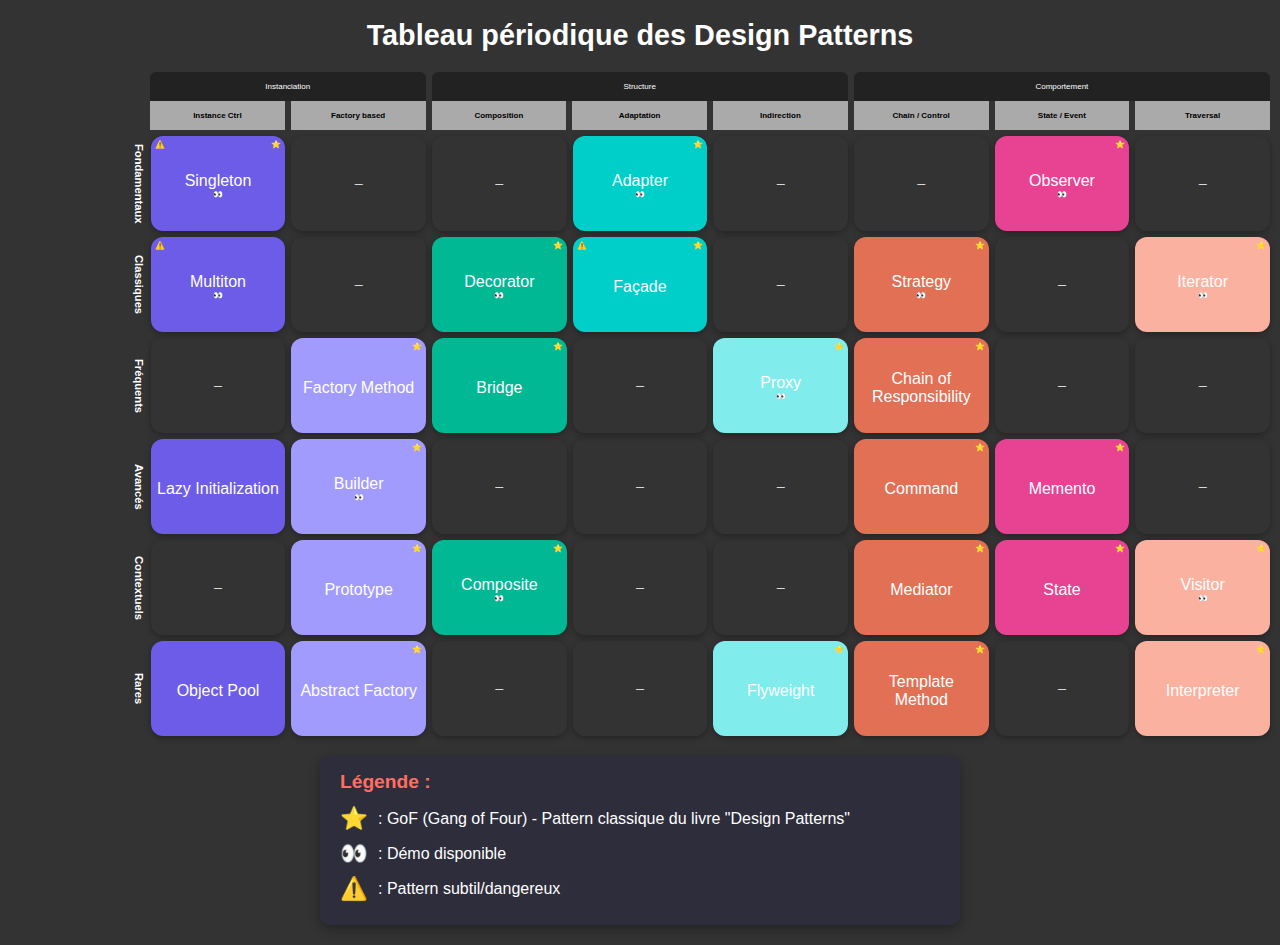
<file: src/index.html>
<!DOCTYPE html>
<html lang="fr">
<head>
  <meta charset="UTF-8">
  <meta name="viewport" content="width=device-width, initial-scale=1.0">

  <title>Tableau périodique des Design Patterns</title>
  <link rel="stylesheet" href="styles.css">

  <style>

  </style>
</head>
<body>
  <h1>Tableau périodique des Design Patterns</h1>

  <div class="super-header-wrapper">
    <div></div>
    <div class="super-header">
      <div style="grid-column: span 2">Instanciation</div>
      <div style="grid-column: span 3">Structure</div>
      <div style="grid-column: span 3">Comportement</div>
    </div>
  </div>

  <div class="header-wrapper">
    <div></div>
    <div class="header">
      <div>Instance Ctrl</div>
      <div>Factory based</div>
      <div>Composition</div>
      <div>Adaptation</div>
      <div>Indirection</div>
      <div>Chain / Control</div>
      <div>State / Event</div>
      <div>Traversal</div>
    </div>
  </div>

  <div id="pattern-table"></div>

  <div class="legend">
    <h3>Légende :</h3>
    <ul>
      <li><span class="legend-icon">⭐</span> : GoF (Gang of Four) - Pattern classique du livre "Design Patterns"</li>
      <li><span class="legend-icon">👀</span> : Démo disponible</li>
      <li><span class="legend-icon">⚠️</span> : Pattern subtil/dangereux</li>
    </ul>
  </div>

  <div class="popup-overlay" id="popup-overlay">
    <div class="popup">
      <div class="popup-close" onclick="document.getElementById('popup-overlay').style.display='none'">×</div>
      <h2 id="popup-title">Titre</h2>
      <p id="popup-description">Description ici...</p>
    </div>
  </div>

  <script src="application.js"></script>
  <script>
    const table = new DesignPatternTable("#pattern-table", "patterns.json");
    table.load();

    function showPopup(title, description) {
      document.getElementById("popup-title").textContent = title;
      document.getElementById("popup-description").textContent = description;
      document.getElementById("popup-overlay").style.display = "flex";
    }
  </script>
</body>
</html>
</file>
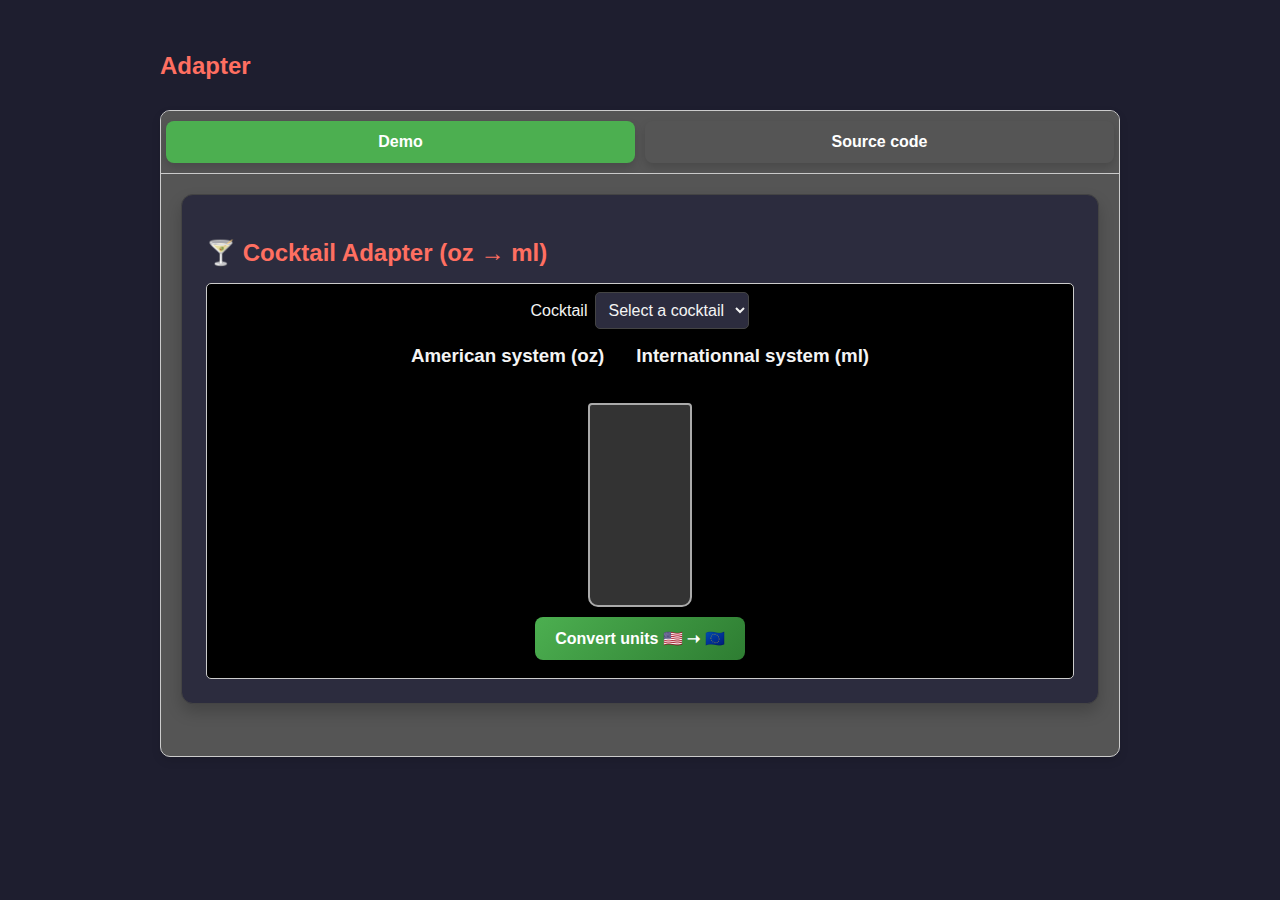
<file: src/examples/adapter/index.html>
<!DOCTYPE html>
<html lang="fr">

<head>
    <meta charset="UTF-8">
    <meta name="viewport" content="width=device-width, initial-scale=1.0">
    <title>Exercices de Code</title>
    <link rel="stylesheet" href="../assets/prism/prism.css">

    <link rel="stylesheet" href="../../styles.css">
    <link rel="stylesheet" href="../assets/styles.css">
    <link rel="stylesheet" href="./styles.css">
</head>

<body>

    <div class="container">
        <h2>Adapter</h2>
        <div class="tabs">
            <div class="tab-buttons">
                <button class="tab-button active" data-tab="tab1">Demo</button>
                <button class="tab-button" data-tab="tab2">Source code</button>
            </div>
            <div class="tab-panels">
                <div class="tab-panel active content" id="tab1">
                    <h2>🍸 Cocktail Adapter (oz → ml)</h2>
                    <p>

                    </p>
                    <div id="demo">
                        <div class="panel">
                            <div
                                style="display: flex; flex-direction: column; justify-content: center; align-items: center;">


                                <label>
                                    Cocktail
                                    <select id="cocktail-select">
                                        <option disabled selected>Select a cocktail</option>
                                    </select>
                                </label>


                                <div class="columns">
                                    <div>
                                        <h3>American system (oz)</h3>
                                        <div id="original-data"></div>
                                    </div>
                                    <div>
                                        <h3>Internationnal system (ml)</h3>
                                        <div id="adapted-data"></div>
                                    </div>
                                </div>

                                <div id="glass-container">
                                    <div id="glass" class="glass"></div>
                                </div>

                                <button id="adapt-btn">Convert units 🇺🇸 ➝ 🇪🇺</button>
                            </div>
                        </div>
                    </div>
                    <div>

                    </div>
                </div>
                <div class="tab-panel content" id="tab2">
                    <pre><code class="language-js" id="code"></code></pre>
                </div>
            </div>
        </div>
    </div>






    <script src="../assets/prism/prism.js"></script>
    <script src="../assets/ux.js"></script>
    <script src="app.js"></script>
    <script>
        document.addEventListener('DOMContentLoaded', async () => {
            await fetch('app.js')
                .then(response => response.text())
                .then(data => {
                    document.getElementById('code').textContent = data;
                    Prism.highlightAll();
                });
        });
    </script>

</body>

</html>
</file>
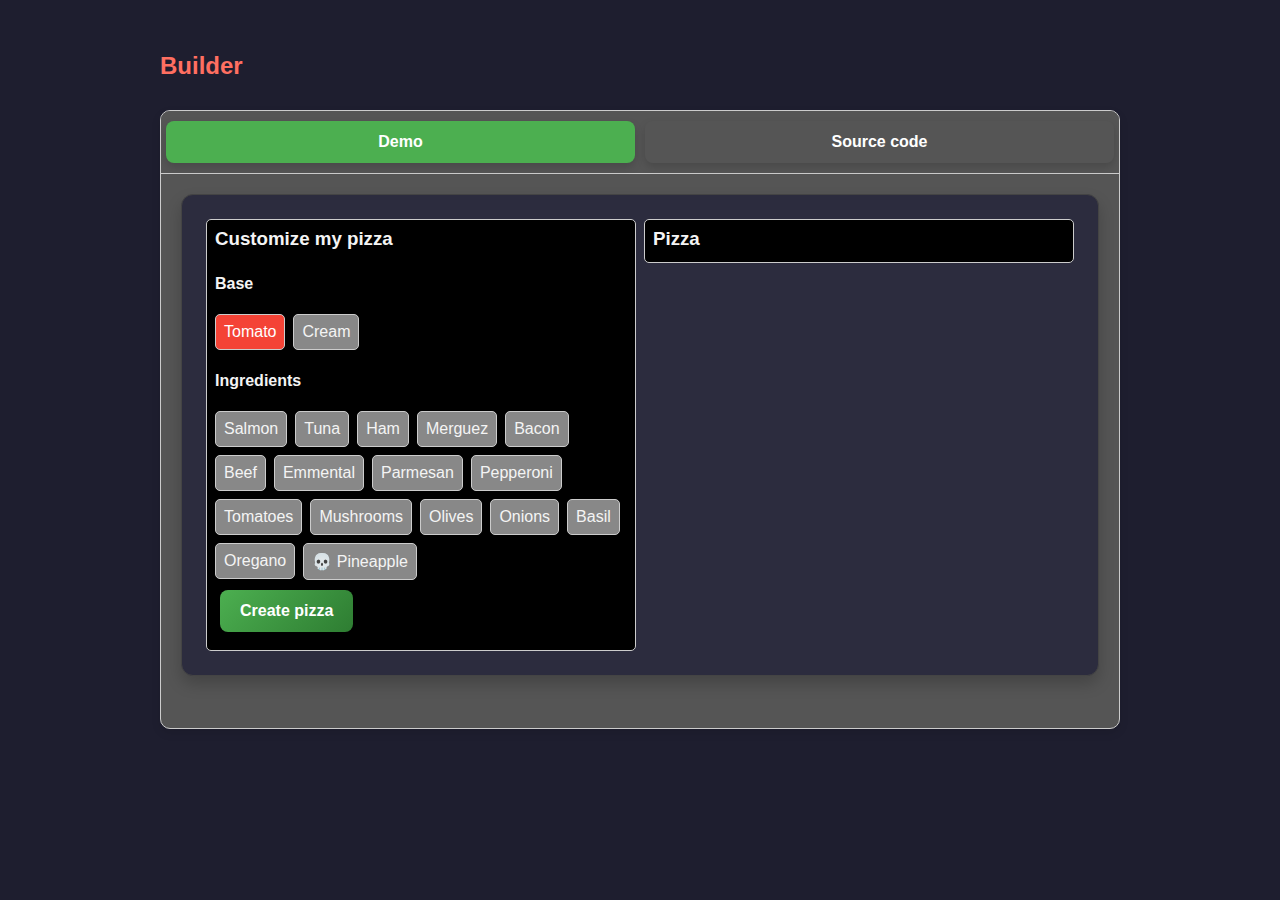
<file: src/examples/builder/index.html>
<!DOCTYPE html>
<html lang="fr">

<head>
    <meta charset="UTF-8">
    <meta name="viewport" content="width=device-width, initial-scale=1.0">
    <title>Exercices de Code</title>
    <link rel="stylesheet" href="../assets/prism/prism.css">

    <link rel="stylesheet" href="../../styles.css">
    <link rel="stylesheet" href="../assets/styles.css">
    <link rel="stylesheet" href="./styles.css">
</head>
<body>

<div class="container">
    <h2>Builder</h2>
    <div class="tabs">
        <div class="tab-buttons">
            <button class="tab-button active" data-tab="tab1">Demo</button>
            <button class="tab-button" data-tab="tab2">Source code</button>
        </div>
        <div class="tab-panels">
            <div class="tab-panel active content" id="tab1">
                <div id="demo">
                    <div class="panel">
                        <h3>Customize my pizza</h3>

                        <h4>Base</h4>
                        <div id="base">

                            <label class="base"><input value="tomato" type="radio" name="base" checked/><span>Tomato</span></label>
                            <label class="base"><input value="cream" type="radio" name="base"/><span>Cream</span></label>
                        </div>

                        <h4>Ingredients</h4>
                        <div id="ingredients">
                            <label class="ingredient"><input value="salmon" type="checkbox"/><span>Salmon</span></label>
                            <label class="ingredient"><input value="tuna" type="checkbox"/><span>Tuna</span></label>
                            <label class="ingredient"><input value="ham" type="checkbox"/><span>Ham</span></label>
                            <label class="ingredient"><input value="merguez" type="checkbox"/><span>Merguez</span></label>
                            <label class="ingredient"><input value="bacon" type="checkbox"/><span>Bacon</span></label>
                            <label class="ingredient"><input value="beef" type="checkbox"/><span>Beef</span></label>

                            <label class="ingredient"><input value="emmental" type="checkbox"/><span>Emmental</span></label>
                            <label class="ingredient"><input value="parmesan" type="checkbox"/><span>Parmesan</span></label>

                            <label class="ingredient"><input value="pepperoni" type="checkbox"/><span>Pepperoni</span></label>
                            <label class="ingredient"><input value="tomatoes" type="checkbox"/><span>Tomatoes</span></label>
                            <label class="ingredient"><input value="mushrooms" type="checkbox"/><span>Mushrooms</span></label>
                            <label class="ingredient"><input value="olives" type="checkbox"/><span>Olives</span></label>
                            <label class="ingredient"><input value="onions" type="checkbox"/><span>Onions</span></label>

                            <label class="ingredient"><input value="basil" type="checkbox"/><span>Basil</span></label>
                            <label class="ingredient"><input value="oregano" type="checkbox"/><span>Oregano</span></label>
                            <label class="ingredient"><input value="pineapple" type="checkbox"/><span>💀 Pineapple</span></label>
                        </div>
                        <div>
                            <button id="createPizza">Create pizza</button>
                        </div>
                    </div>
                    <div class= "panel">
                        <h3>Pizza</h3>
                        <div id="steps"></div>


                        <div id="pizza-illustration">
                            <div class="pizza__base">
                                <div id="pizza"></div>
                            </div>
                        </div>

                    </div>
                </div>
            </div>
            <div class="tab-panel content" id="tab2">
                <pre><code class="language-js" id="code"></code></pre>
            </div>
        </div>
    </div>
</div>






<script src="../assets/prism/prism.js"></script>
<script src="../assets/ux.js"></script>
<script src="app.js"></script>
<script>
    document.addEventListener('DOMContentLoaded', async() => {
        await fetch('app.js')
            .then(response => response.text())
            .then(data => {
                document.getElementById('code').textContent = data;
                Prism.highlightAll();
            });
    });
</script>

</body>
</html>
</file>
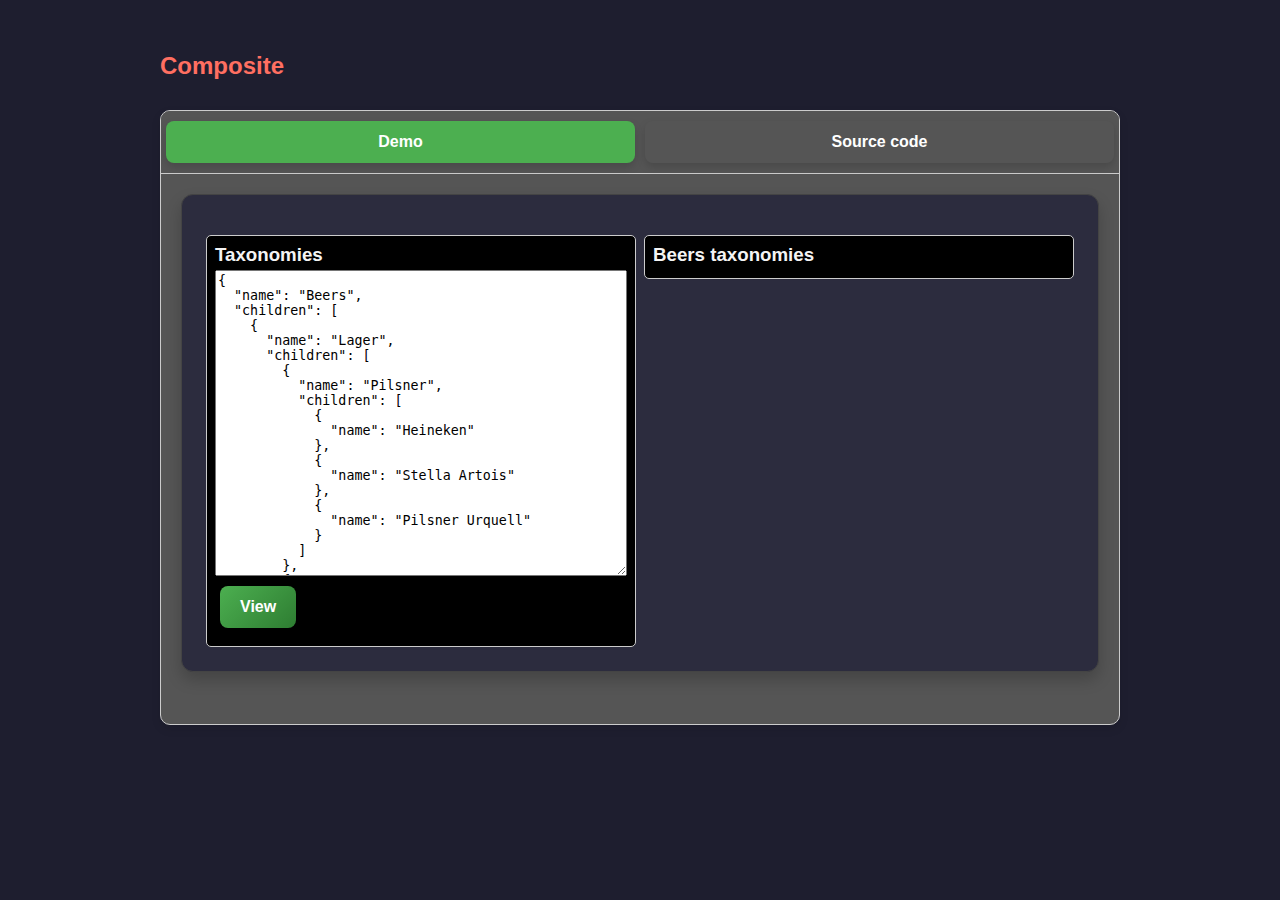
<file: src/examples/composite/index.html>
<!DOCTYPE html>
<html lang="fr">

<head>
    <meta charset="UTF-8">
    <meta name="viewport" content="width=device-width, initial-scale=1.0">
    <title>Exercices de Code</title>
    <link rel="stylesheet" href="../assets/prism/prism.css">

    <link rel="stylesheet" href="../../styles.css">
    <link rel="stylesheet" href="../assets/styles.css">
    <link rel="stylesheet" href="./styles.css">
</head>
<body>

<div class="container">
    <h2>Composite</h2>
    <div class="tabs">
        <div class="tab-buttons">
            <button class="tab-button active" data-tab="tab1">Demo</button>
            <button class="tab-button" data-tab="tab2">Source code</button>
        </div>
        <div class="tab-panels">
            <div class="tab-panel active content" id="tab1">
                <p>

                </p>
                <div id="demo">
                    <div class="panel">
                        <h3>Taxonomies</h3>
                        <div style="display: flex; flex-direction: column">
                            <textarea id="beer-json" rows="20"></textarea>

                            <div class="triggers">
                                <button id="build-tree">View</button>
                            </div>
                        </div>
                    </div>
                    <div class="panel">
                        <h3>Beers taxonomies</h3>
                        <div id="beer-tree"></div>
                    </div>
                </div>
                <div>

                </div>
            </div>
            <div class="tab-panel content" id="tab2">
                <pre><code class="language-js" id="code"></code></pre>
            </div>
        </div>
    </div>
</div>






<script src="../assets/prism/prism.js"></script>
<script src="../assets/ux.js"></script>
<script src="app.js"></script>
<script>
    document.addEventListener('DOMContentLoaded', async() => {
        await fetch('app.js')
            .then(response => response.text())
            .then(data => {
                document.getElementById('code').textContent = data;
                Prism.highlightAll();
            });
    });
</script>

</body>
</html>
</file>
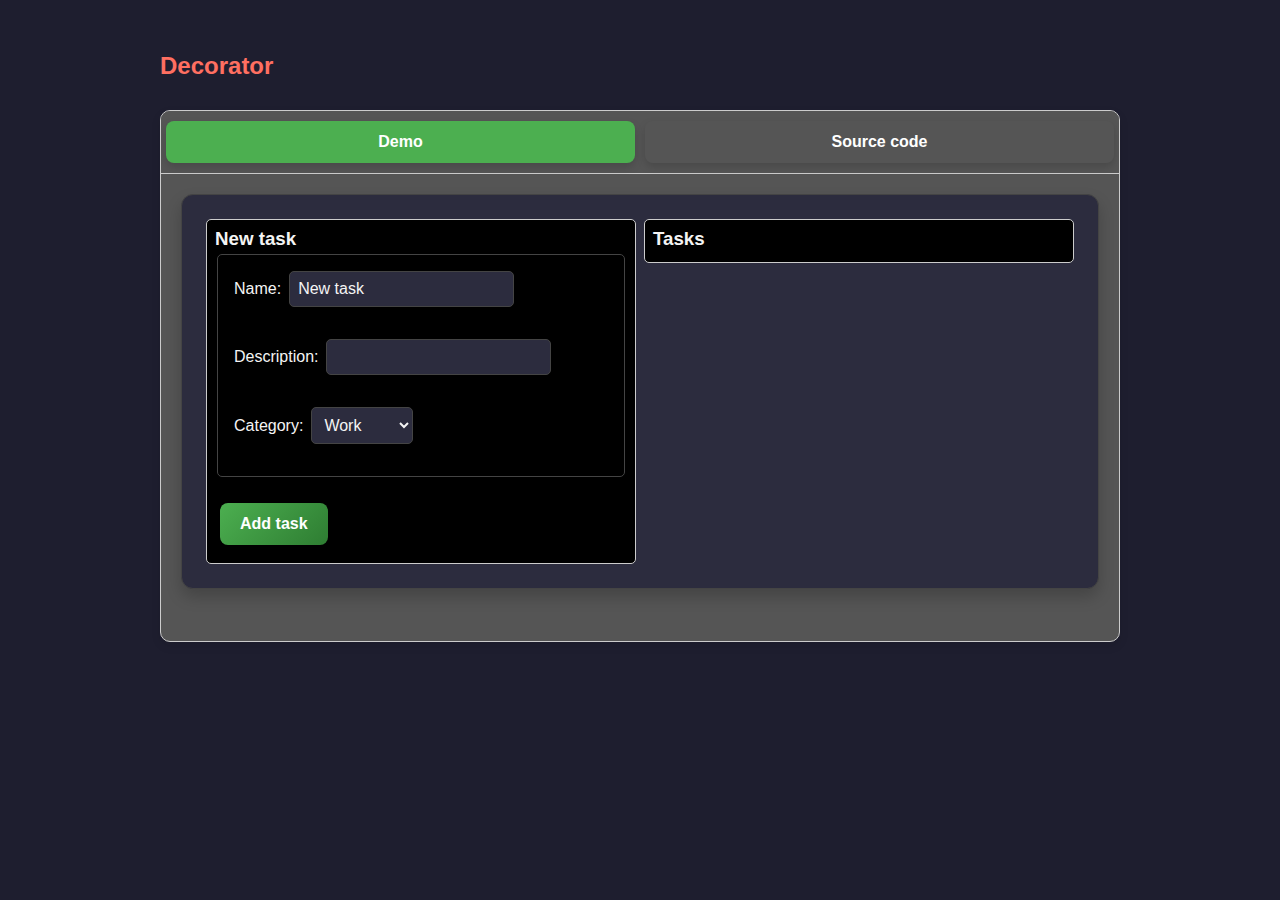
<file: src/examples/decorator/index.html>
<!DOCTYPE html>
<html lang="fr">

<head>
    <meta charset="UTF-8">
    <meta name="viewport" content="width=device-width, initial-scale=1.0">
    <title>Exercices de Code</title>
    <link rel="stylesheet" href="../assets/prism/prism.css">

    <link rel="stylesheet" href="../../styles.css">
    <link rel="stylesheet" href="../assets/styles.css">
    <link rel="stylesheet" href="./styles.css">
</head>
<body>

<div class="container">
    <h2>Decorator</h2>
    <div class="tabs">
        <div class="tab-buttons">
            <button class="tab-button active" data-tab="tab1">Demo</button>
            <button class="tab-button" data-tab="tab2">Source code</button>
        </div>
        <div class="tab-panels">
            <div class="tab-panel active content" id="tab1">
                <div id="demo">
                    <div class="panel">
                        <h3>New task</h3>
                        <div>
                            <form id="task-form">
                                <fieldset>
                                    <label>
                                        <span>Name: </span>
                                        <input type="text" id="task-title" value="New task" onfocus="this.select()">
                                    </label>
                                    <label>
                                        <span>Description: </span>
                                        <input type="text" id="task-description">
                                    </label>
                                    <label>
                                        <span>Category: </span>
                                        <select id="task-category">
                                            <option value="work">Work</option>
                                            <option value="home">Home</option>
                                            <option value="personal">Personal</option>
                                            <option value="other">Other</option>
                                        </select>
                                    </label>
                                </fieldset>
                                <button id="addTask">Add task</button>
                            </form>
                        </div>
                    </div>
                    <div class= "panel">
                        <h3>Tasks</h3>
                        <div id="tasks"></div>
                    </div>
                </div>
            </div>
            <div class="tab-panel content" id="tab2">
                <pre><code class="language-js" id="code"></code></pre>
            </div>
        </div>
    </div>
</div>






<script src="../assets/prism/prism.js"></script>
<script src="../assets/ux.js"></script>
<script src="app.js"></script>
<script>
    document.addEventListener('DOMContentLoaded', async() => {
        await fetch('app.js')
            .then(response => response.text())
            .then(data => {
                document.getElementById('code').textContent = data;
                Prism.highlightAll();
            });
    });
</script>

</body>
</html>
</file>
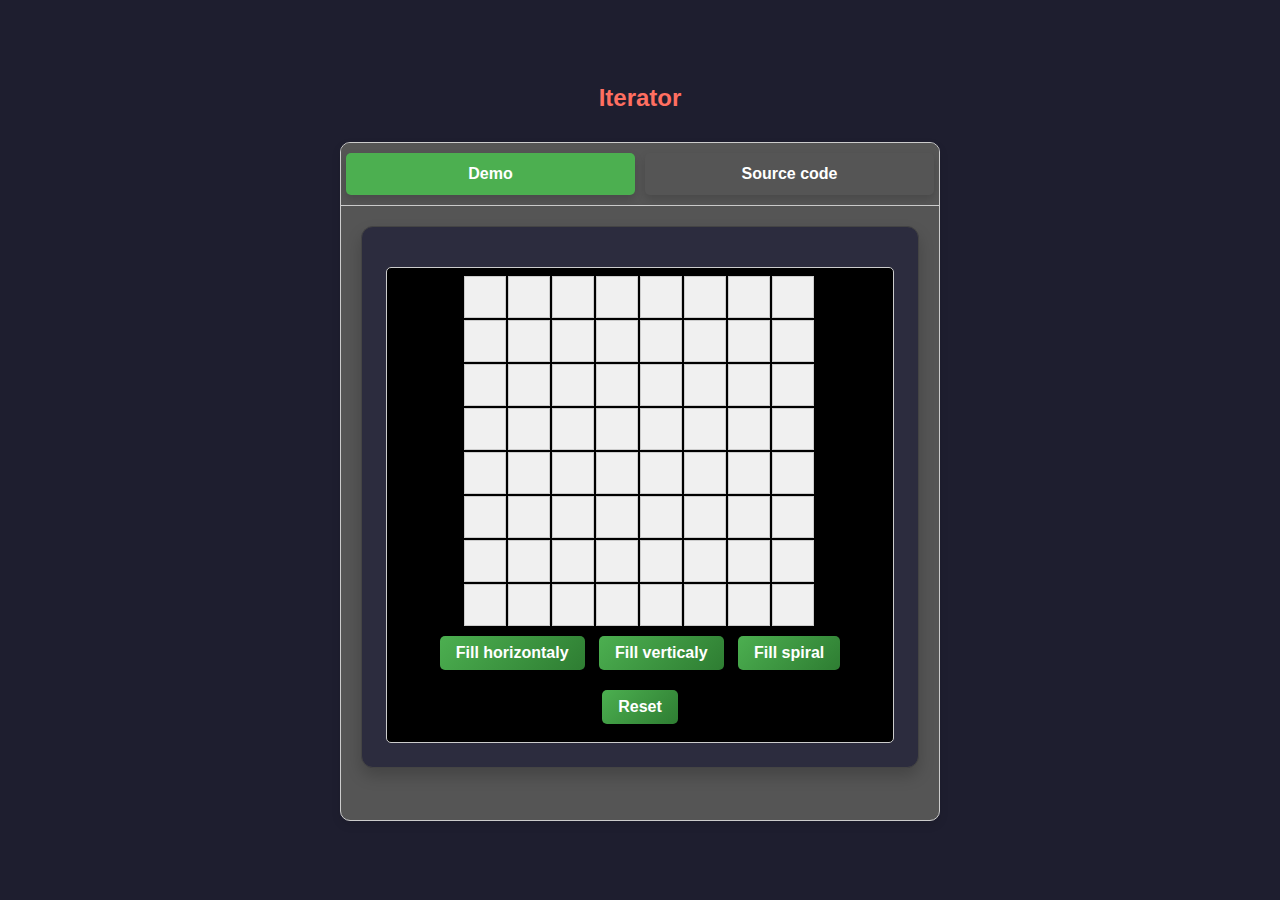
<file: src/examples/iterator/index.html>
<!DOCTYPE html>
<html lang="fr">

<head>
    <meta charset="UTF-8">
    <meta name="viewport" content="width=device-width, initial-scale=1.0">
    <title>Exercices de Code</title>
    <link rel="stylesheet" href="../assets/prism/prism.css">

    <link rel="stylesheet" href="../../styles.css">
    <link rel="stylesheet" href="../assets/styles.css">
    <link rel="stylesheet" href="./styles.css">
</head>
<body>

<div class="container">
    <h2>Iterator</h2>
    <div class="tabs">
        <div class="tab-buttons">
            <button class="tab-button active" data-tab="tab1">Demo</button>
            <button class="tab-button" data-tab="tab2">Source code</button>
        </div>
        <div class="tab-panels">
            <div class="tab-panel active content" id="tab1">
                <p>

                </p>
                <div id="demo">
                    <div class="panel">
                        <div style="display: flex; flex-direction: column; justify-content: center; align-items: center;">

                            <div id="matrix-container" class="matrix"></div>


                            <div class="triggers">
                                <button id="row-mode">Fill horizontaly</button>
                                <button id="col-mode">Fill verticaly</button>
                                <button id="fancy-mode">Fill spiral</button>
                                <button id="reset">Reset</button>
                            </div>
                        </div>
                    </div>
                 </div>
                <div>

                </div>
            </div>
            <div class="tab-panel content" id="tab2">
                <pre><code class="language-js" id="code"></code></pre>
            </div>
        </div>
    </div>
</div>






<script src="../assets/prism/prism.js"></script>
<script src="../assets/ux.js"></script>
<script src="app.js"></script>
<script>
    document.addEventListener('DOMContentLoaded', async() => {
        await fetch('app.js')
            .then(response => response.text())
            .then(data => {
                document.getElementById('code').textContent = data;
                Prism.highlightAll();
            });
    });
</script>

</body>
</html>
</file>
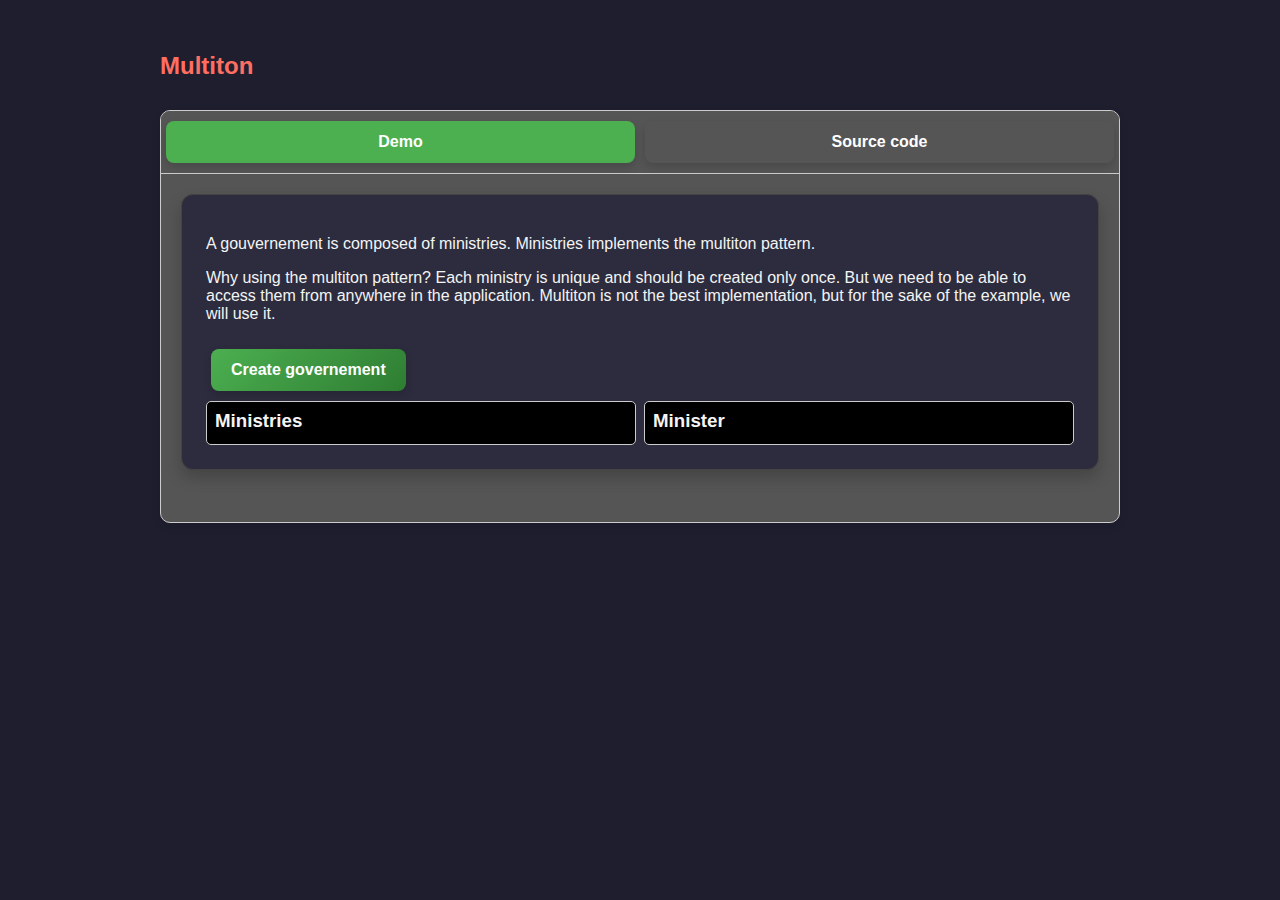
<file: src/examples/multiton/index.html>
<!DOCTYPE html>
<html lang="fr">

<head>
    <meta charset="UTF-8">
    <meta name="viewport" content="width=device-width, initial-scale=1.0">
    <title>Exercices de Code</title>
    <link rel="stylesheet" href="../assets/prism/prism.css">
    <link rel="stylesheet" href="../../styles.css">
    <link rel="stylesheet" href="../assets/styles.css">
    <link rel="stylesheet" href="./styles.css">
</head>
<body>

<div class="container">
    <h2>Multiton</h2>
    <div class="tabs">
        <div class="tab-buttons">
            <button class="tab-button active" data-tab="tab1">Demo</button>
            <button class="tab-button" data-tab="tab2">Source code</button>
        </div>
        <div class="tab-panels">
            <div class="tab-panel active content" id="tab1">
                <p>
                    A gouvernement is composed of ministries.
                    Ministries implements the multiton pattern.
                </p>
                <p>
                    Why using the multiton pattern?
                    Each ministry is unique and should be created only once. But we need to be able to access them from anywhere in the application. Multiton is not the best implementation, but for the sake of the example, we will use it.
                </p>
                <button id="createGovernmentTrigger">Create governement</button>
                <div id="demo">
                    <div class="panel">
                        <h3>Ministries</h3>
                        <div id="ministries"></div>
                    </div>
                    <div class= "panel">
                        <h3>Minister</h3>
                        <table id="minister"></table>
                    </div>
                </div>
            </div>
            <div class="tab-panel content" id="tab2">
                <pre><code class="language-js" id="code"></code></pre>
            </div>
        </div>
    </div>
</div>






<script src="../assets/prism/prism.js"></script>
<script src="../assets/ux.js"></script>
<script src="app.js"></script>
<script>
    document.addEventListener('DOMContentLoaded', async() => {
        await fetch('app.js')
            .then(response => response.text())
            .then(data => {
                document.getElementById('code').textContent = data;
                Prism.highlightAll();
            });
    });
</script>

</body>
</html>
</file>
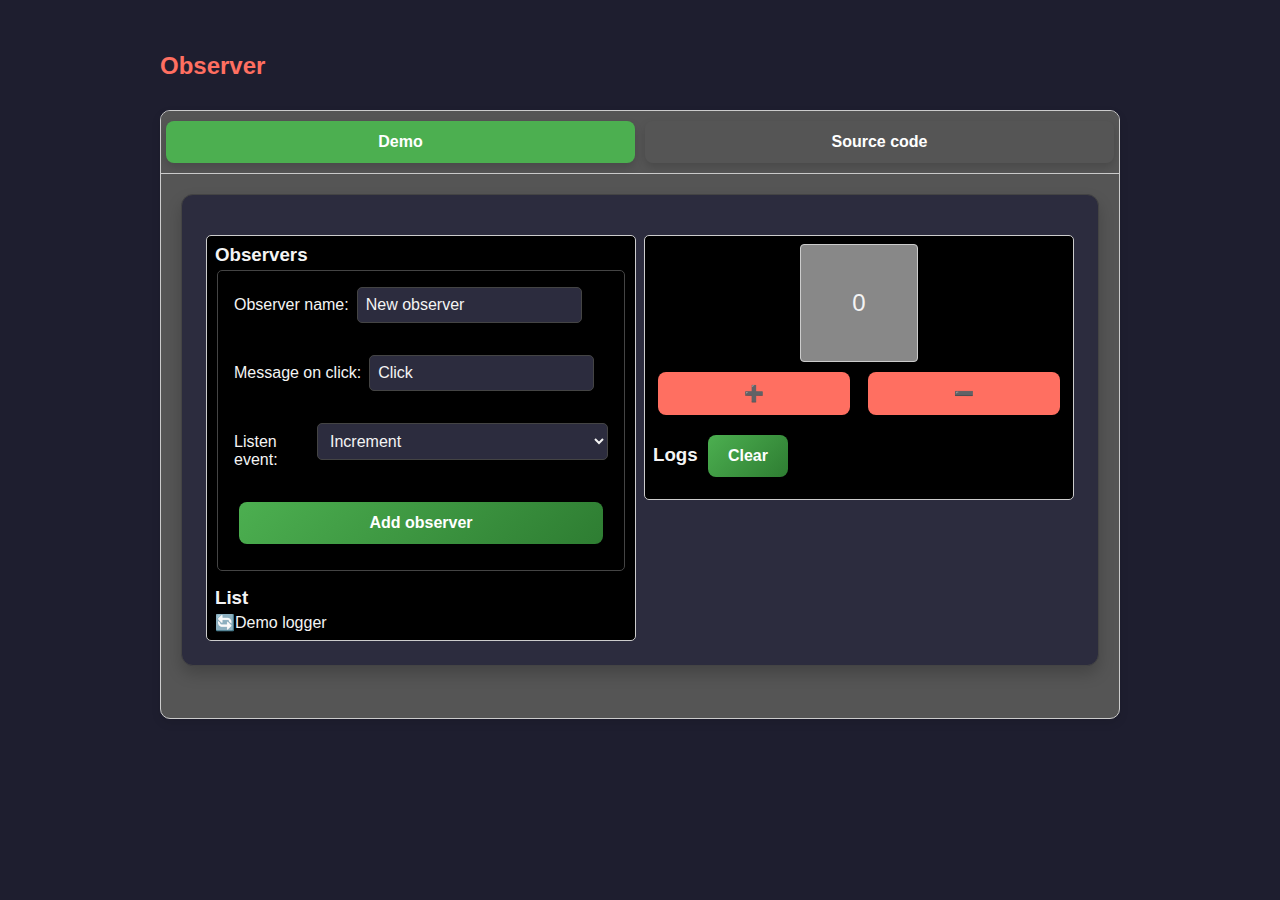
<file: src/examples/observer/index.html>
<!DOCTYPE html>
<html lang="fr">

<head>
    <meta charset="UTF-8">
    <meta name="viewport" content="width=device-width, initial-scale=1.0">
    <title>Exercices de Code</title>
    <link rel="stylesheet" href="../assets/prism/prism.css">

    <link rel="stylesheet" href="../../styles.css">
    <link rel="stylesheet" href="../assets/styles.css">
    <link rel="stylesheet" href="./styles.css">
</head>
<body>

<div class="container">
    <h2>Observer</h2>
    <div class="tabs">
        <div class="tab-buttons">
            <button class="tab-button active" data-tab="tab1">Demo</button>
            <button class="tab-button" data-tab="tab2">Source code</button>
        </div>
        <div class="tab-panels">
            <div class="tab-panel active content" id="tab1">
                <p>

                </p>
                <div id="demo">
                    <div class="panel">
                        <h3>Observers</h3>
                        <div>
                            <form id="observer-form">
                                <fieldset>
                                    <label>
                                        <span>Observer name: </span>
                                        <input type="text" id="observer-name" value="New observer" onfocus="this.select()">
                                    </label>
                                    <label>
                                        <span>Message on click: </span>
                                        <input type="text" id="observer-message" value="Click" onfocus="this.select()">
                                    </label>
                                    <label>
                                        <span>Listen event: </span>
                                        <select id="observer-event">
                                            <option value="increment">Increment</option>
                                            <option value="decrement">Decrement</option>
                                            <option value="change">Change (increment and decrement)</option>
                                        </select>

                                    </label>
                                    <button id="addTask">Add observer</button>
                                </fieldset>

                            </form>
                        </div>
                        <h3>List</h3>
                        <div id="observers"></div>
                    </div>
                    <div class= "panel">
                        <div id="container-container">
                            <span id="counter">0</span>
                        </div>
                        <div id="buttons-container">
                            <button id="incrementTrigger">➕</button>
                            <button id="decrementTrigger">➖</button>
                        </div>
                        <div>
                            <h3>Logs <button id="clearLogs">Clear</button></h3>
                            <div id="logs"></div>

                        </div>
                    </div>
                </div>
                <div>

                </div>
            </div>
            <div class="tab-panel content" id="tab2">
                <pre><code class="language-js" id="code"></code></pre>
            </div>
        </div>
    </div>
</div>






<script src="../assets/prism/prism.js"></script>
<script src="../assets/ux.js"></script>
<script src="app.js"></script>
<script>
    document.addEventListener('DOMContentLoaded', async() => {
        await fetch('app.js')
            .then(response => response.text())
            .then(data => {
                document.getElementById('code').textContent = data;
                Prism.highlightAll();
            });
    });
</script>

</body>
</html>
</file>
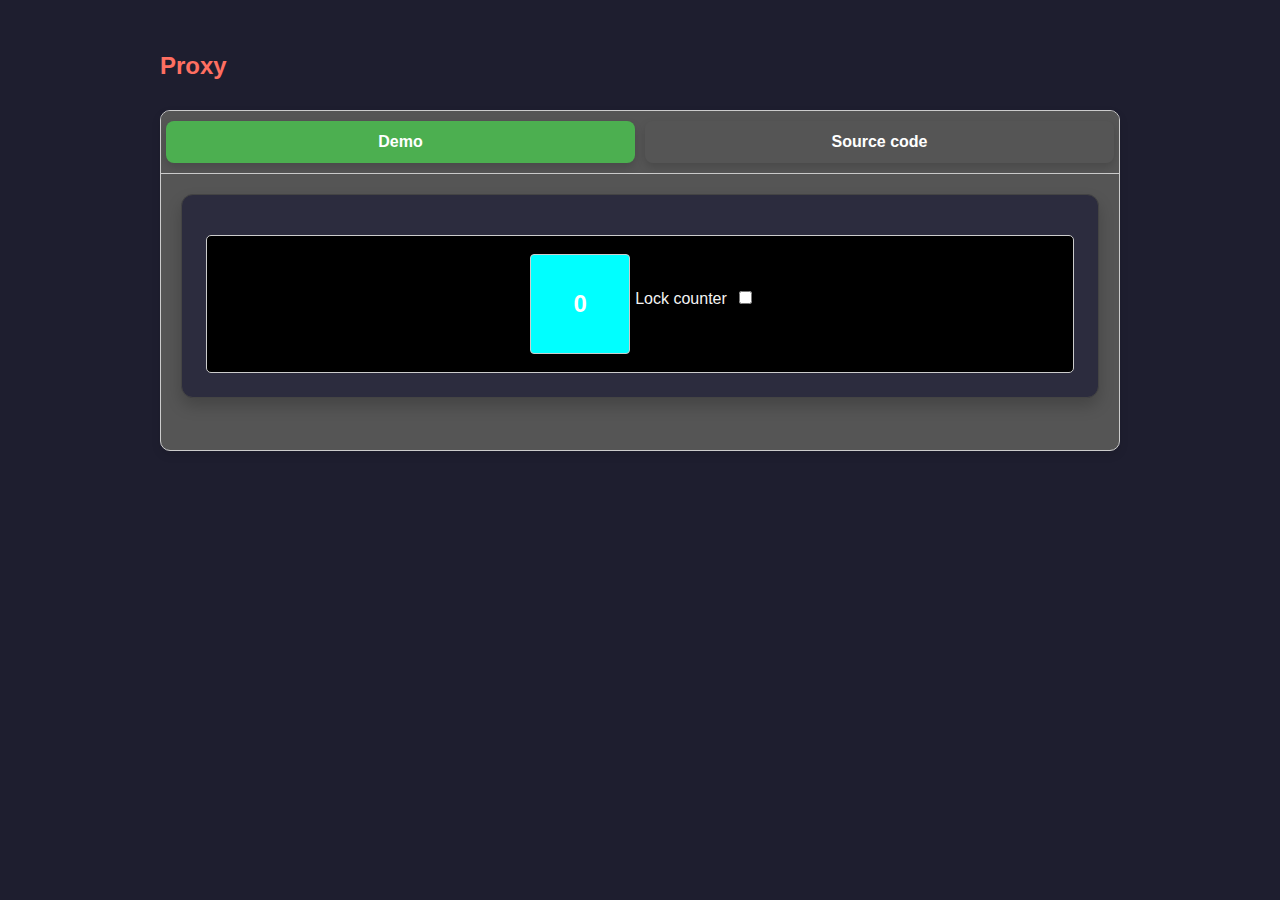
<file: src/examples/proxy/index.html>
<!DOCTYPE html>
<html lang="fr">

<head>
    <meta charset="UTF-8">
    <meta name="viewport" content="width=device-width, initial-scale=1.0">
    <title>Exercices de Code</title>
    <link rel="stylesheet" href="../assets/prism/prism.css">

    <link rel="stylesheet" href="../../styles.css">
    <link rel="stylesheet" href="../assets/styles.css">
    <link rel="stylesheet" href="./styles.css">
</head>
<body>

<div class="container">
    <h2>Proxy</h2>
    <div class="tabs">
        <div class="tab-buttons">
            <button class="tab-button active" data-tab="tab1">Demo</button>
            <button class="tab-button" data-tab="tab2">Source code</button>
        </div>
        <div class="tab-panels">
            <div class="tab-panel active content" id="tab1">
                <p>

                </p>
                <div id="demo">
                    <div class= "panel">
                        <div id="container-container">
                            <button id="counter">0</button>
                            <label>
                                Lock counter <input type="checkbox" id="lock">
                            </label>
                        </div>
                    </div>
                </div>
                <div>

                </div>
            </div>
            <div class="tab-panel content" id="tab2">
                <pre><code class="language-js" id="code"></code></pre>
            </div>
        </div>
    </div>
</div>






<script src="../assets/prism/prism.js"></script>
<script src="../assets/ux.js"></script>
<script src="app.js"></script>
<script>
    document.addEventListener('DOMContentLoaded', async() => {
        await fetch('app.js')
            .then(response => response.text())
            .then(data => {
                document.getElementById('code').textContent = data;
                Prism.highlightAll();
            });
    });
</script>

</body>
</html>
</file>
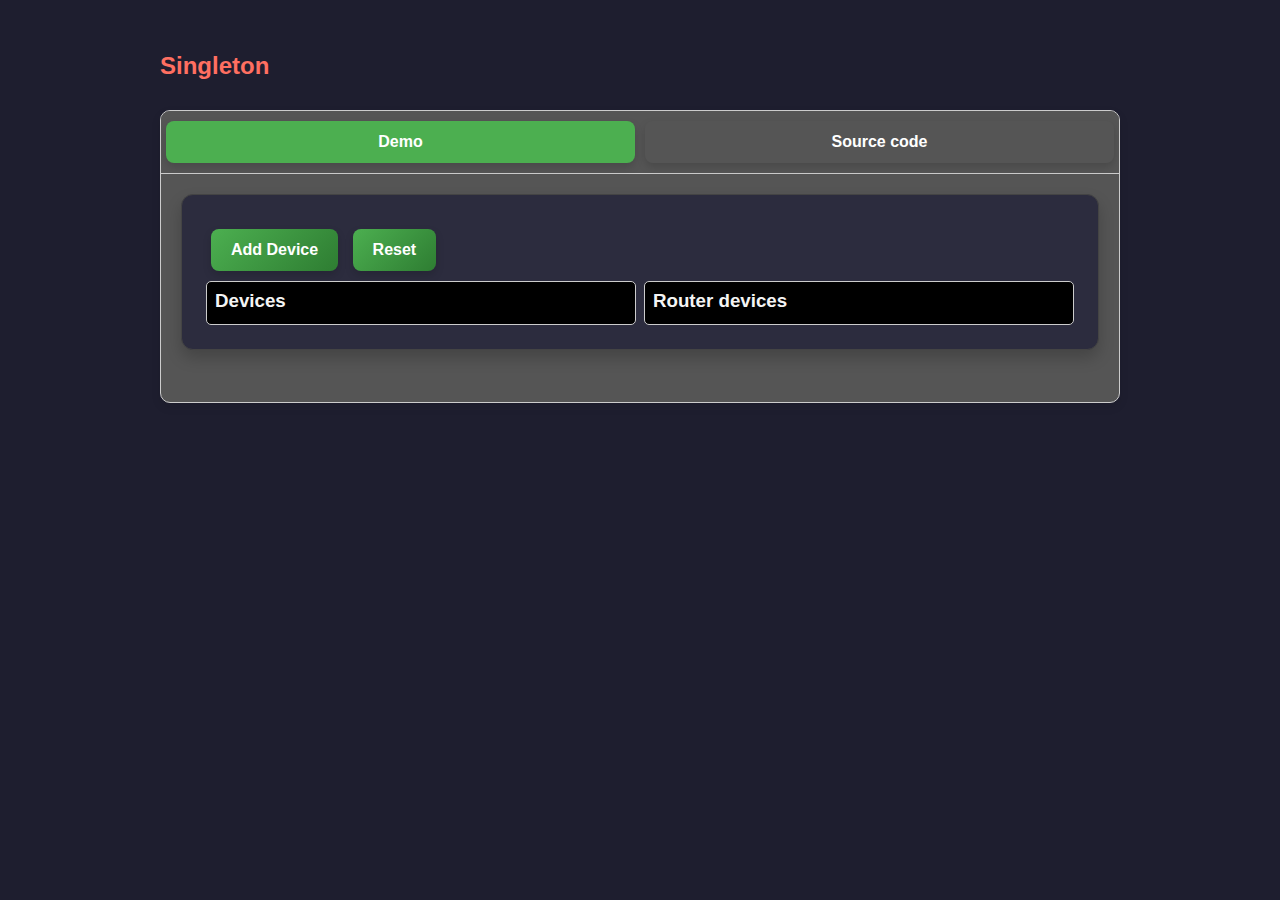
<file: src/examples/singleton/index.html>
<!DOCTYPE html>
<html lang="fr">

<head>
    <meta charset="UTF-8">
    <meta name="viewport" content="width=device-width, initial-scale=1.0">
    <title>Exercices de Code</title>
    <link rel="stylesheet" href="../assets/prism/prism.css">
    <link rel="stylesheet" href="../../styles.css">
    <link rel="stylesheet" href="../assets/styles.css">


    <style>



        #devices .device {
            padding: 10px;
            margin: 5px;
            border: 1px solid #ccc;
            border-radius: 5px;
            background-color: #f9f9f9;
            display: inline-block;
            height: 100px;
            width: 100px;
            line-height: 100px;
            text-align: center;
            color: #333;
            display: flex;
            justify-content: center;
            align-items: center;
        }

        #demo {
            display: flex;
            gap: 8px;
            flex-direction: row;
            align-items: flex-start;
        }
        .panel {
            flex: 1;
            display: flex;
            flex-direction: column;
            flex-wrap: wrap;
            border: 1px solid #ccc;
            padding: 8px;
            border-radius: 5px;
            background-color: #000;
        }

        #devices {
            display: flex;
            flex-wrap: wrap;
        }

    </style>

</head>
<body>

<div class="container">
    <h2>Singleton</h2>
    <div class="tabs">
        <div class="tab-buttons">
            <button class="tab-button active" data-tab="tab1">Demo</button>
            <button class="tab-button" data-tab="tab2">Source code</button>
        </div>
        <div class="tab-panels">
            <div class="tab-panel active content" id="tab1">
                <button id="addDeviceTrigger">Add Device</button>
                <button id="resetTrigger">Reset</button>

                <div id="demo">
                    <div class="panel">
                        <h3>Devices</h3>
                        <div id="devices"></div>
                    </div>
                    <div class= "panel">
                        <h3>Router devices</h3>
                        <table id="routerDevices"></table>
                    </div>
                </div>
            </div>
            <div class="tab-panel content" id="tab2">
                <pre><code class="language-js" id="code"></code></pre>
            </div>
        </div>
    </div>
</div>






<script src="../assets/prism/prism.js"></script>
<script src="../assets/ux.js"></script>
<script src="app.js"></script>
<script>
    document.addEventListener('DOMContentLoaded', async() => {
        await fetch('app.js')
            .then(response => response.text())
            .then(data => {
                document.getElementById('code').textContent = data;
                Prism.highlightAll();
            });
    });
</script>

</body>
</html>
</file>
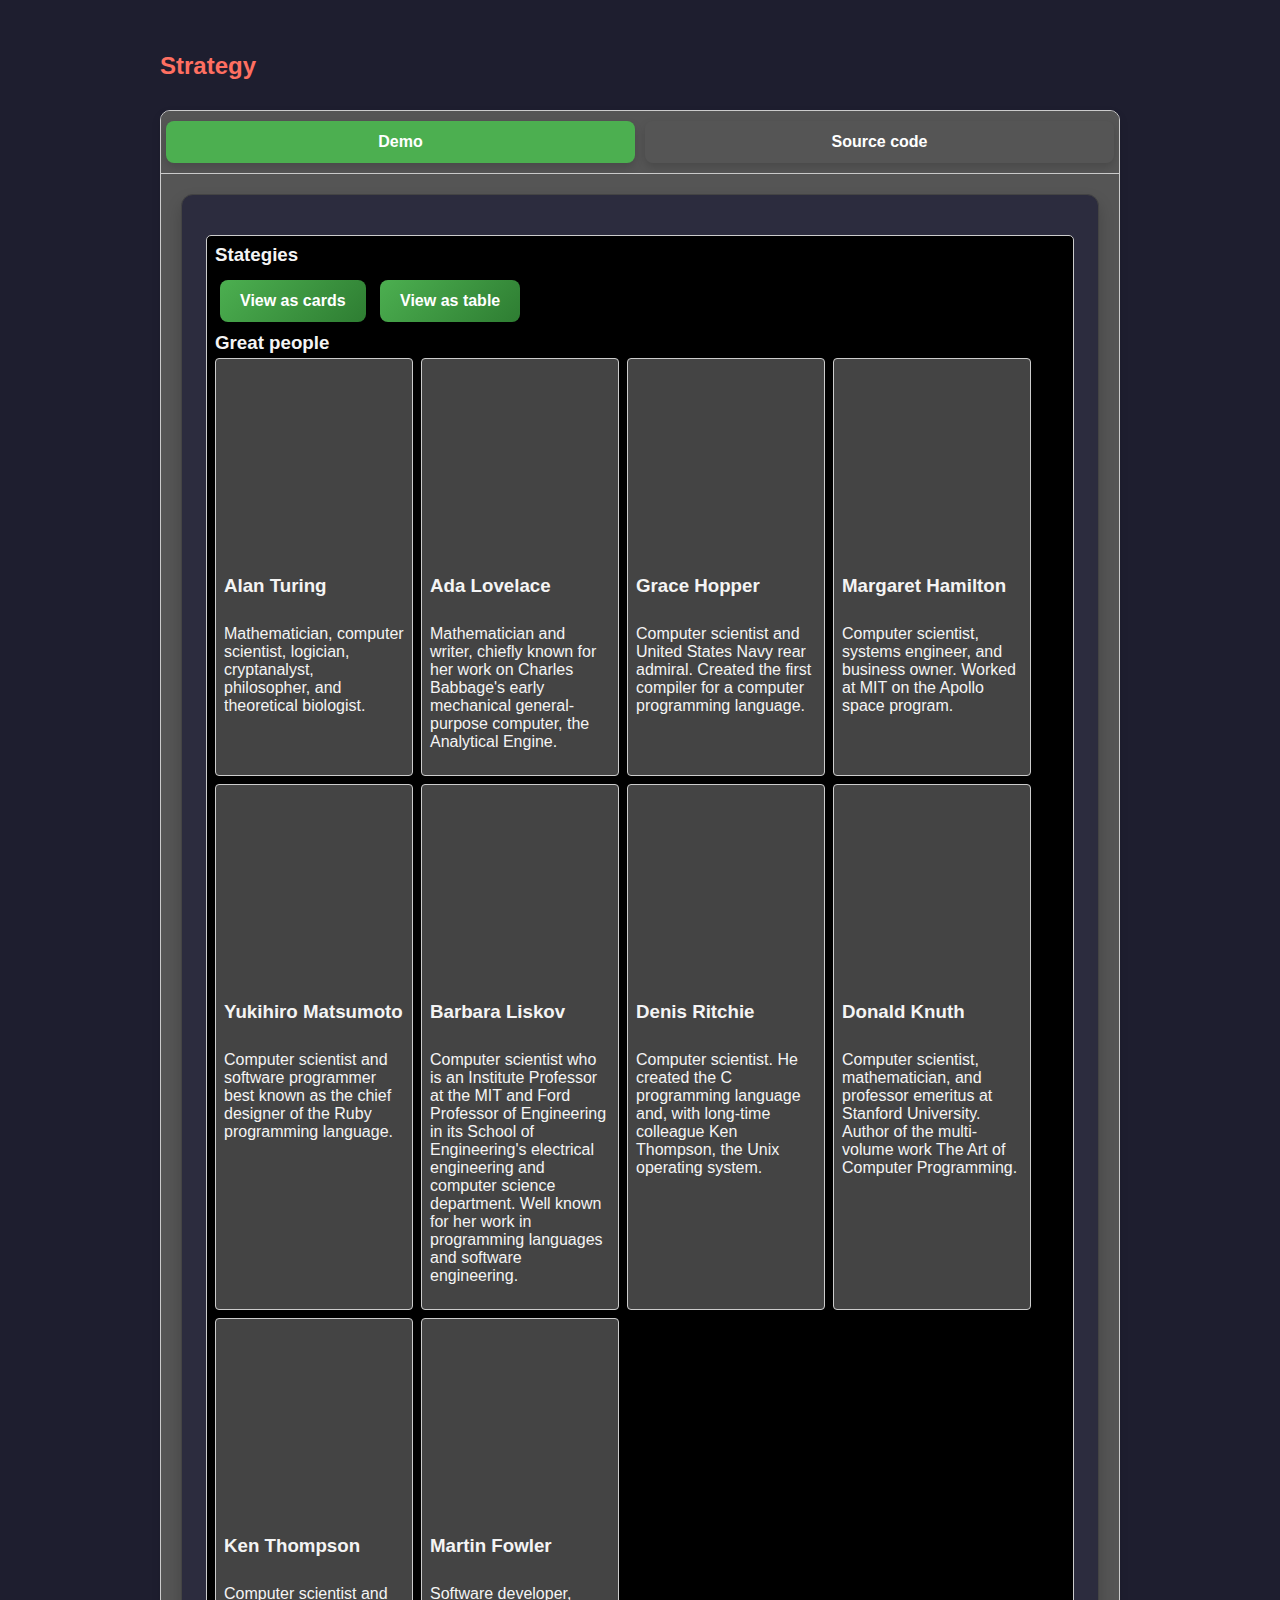
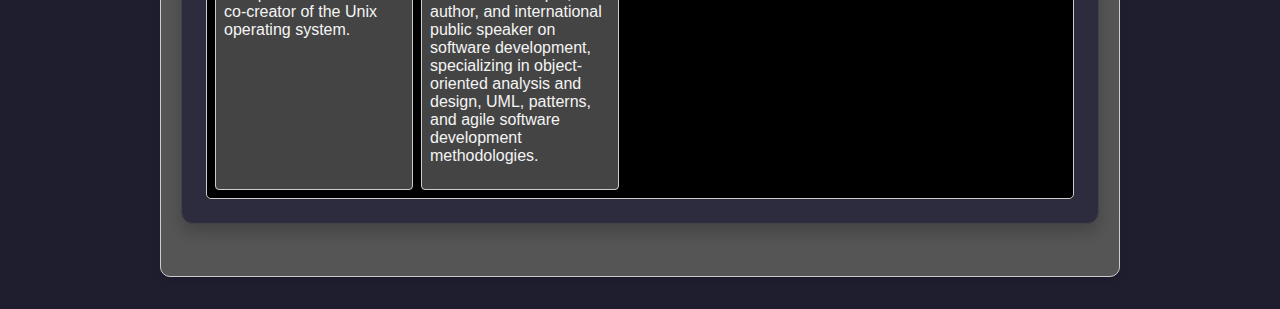
<file: src/examples/strategy/index.html>
<!DOCTYPE html>
<html lang="fr">

<head>
    <meta charset="UTF-8">
    <meta name="viewport" content="width=device-width, initial-scale=1.0">
    <title>Exercices de Code</title>
    <link rel="stylesheet" href="../assets/prism/prism.css">

    <link rel="stylesheet" href="../../styles.css">
    <link rel="stylesheet" href="../assets/styles.css">
    <link rel="stylesheet" href="./styles.css">
</head>
<body>

<div class="container">
    <h2>Strategy</h2>
    <div class="tabs">
        <div class="tab-buttons">
            <button class="tab-button active" data-tab="tab1">Demo</button>
            <button class="tab-button" data-tab="tab2">Source code</button>
        </div>
        <div class="tab-panels">
            <div class="tab-panel active content" id="tab1">
                <p>

                </p>
                <div id="demo">
                    <div class="panel">

                        <h3>Stategies</h3>
                        <div>
                            <button id="view-as-cards">View as cards</button>
                            <button id="view-as-table">View as table</button>
                        </div>

                        <h3>Great people</h3>
                        <div id="people-list"></div>

                    </div>
                </div>
                <div>

                </div>
            </div>
            <div class="tab-panel content" id="tab2">
                <pre><code class="language-js" id="code"></code></pre>
            </div>
        </div>
    </div>
</div>






<script src="../assets/prism/prism.js"></script>
<script src="../assets/ux.js"></script>
<script src="app.js"></script>
<script>
    document.addEventListener('DOMContentLoaded', async() => {
        await fetch('app.js')
            .then(response => response.text())
            .then(data => {
                document.getElementById('code').textContent = data;
                Prism.highlightAll();
            });
    });
</script>

</body>
</html>
</file>
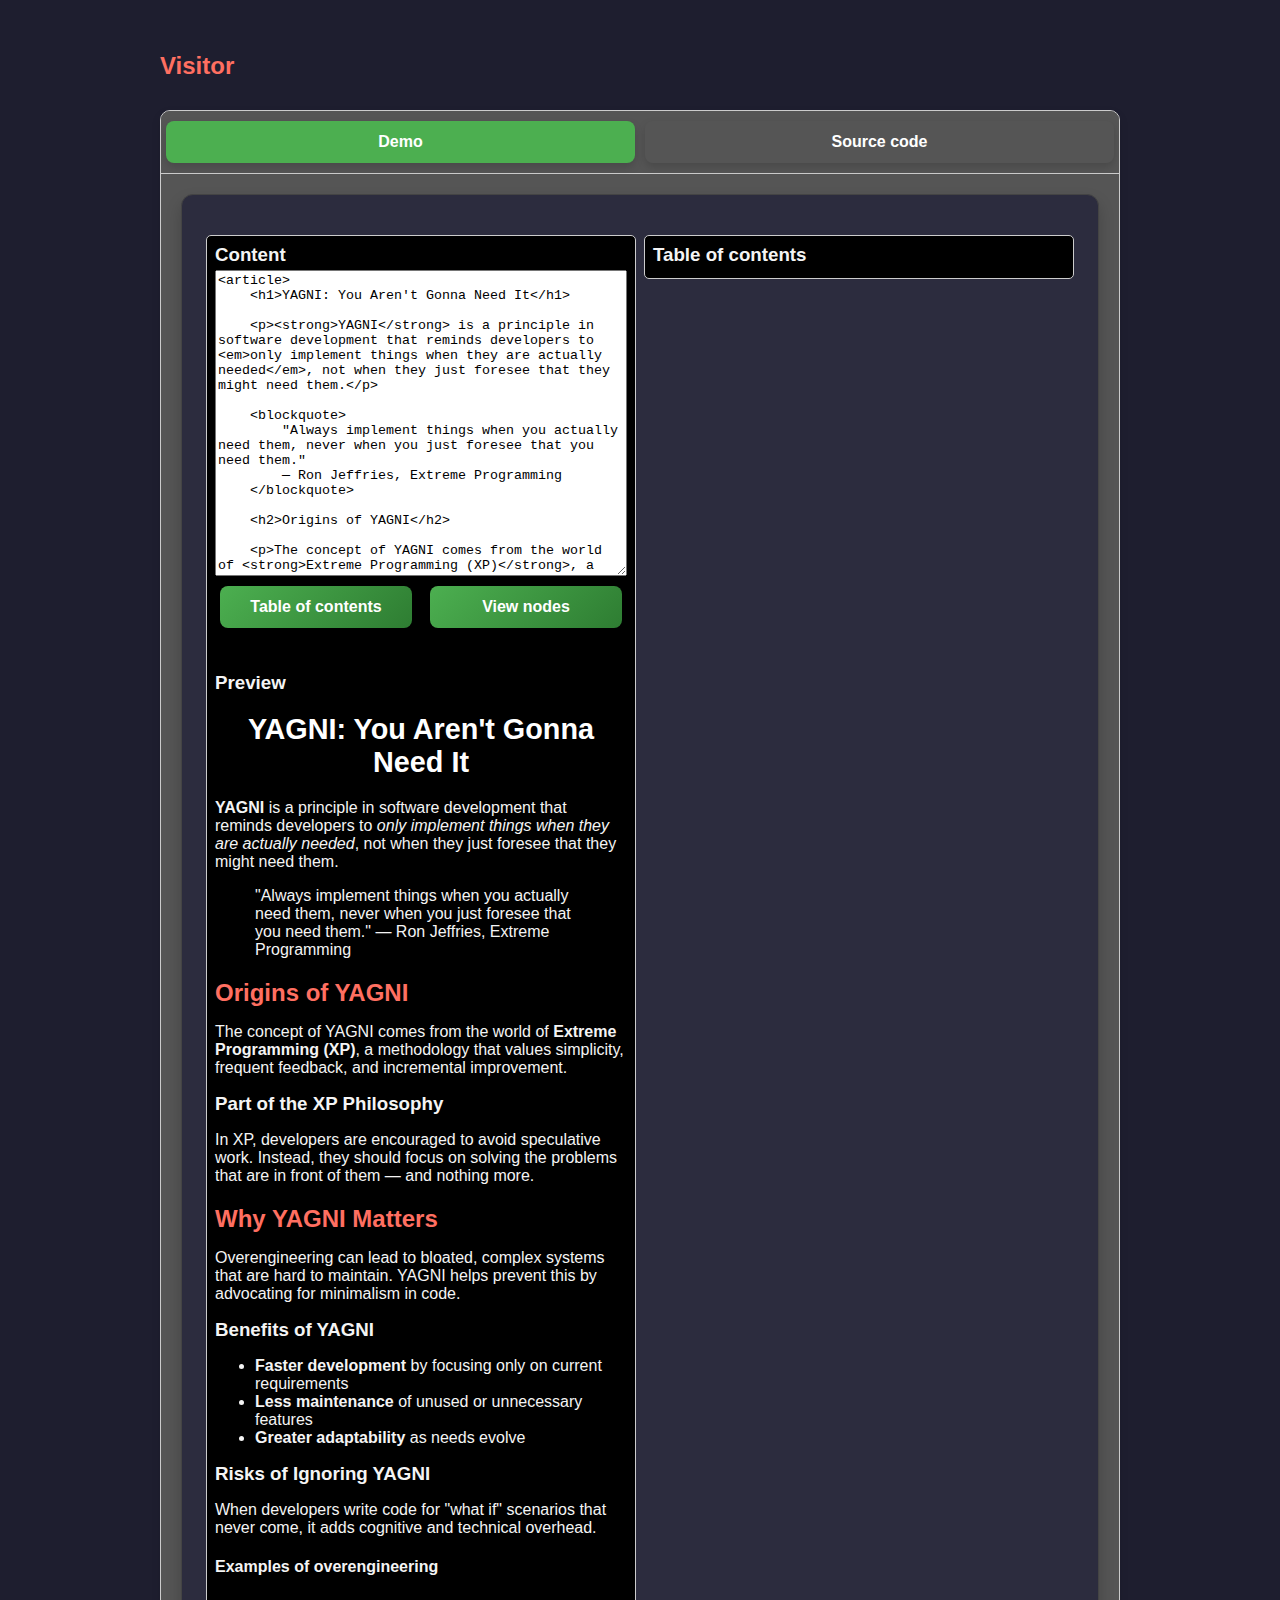
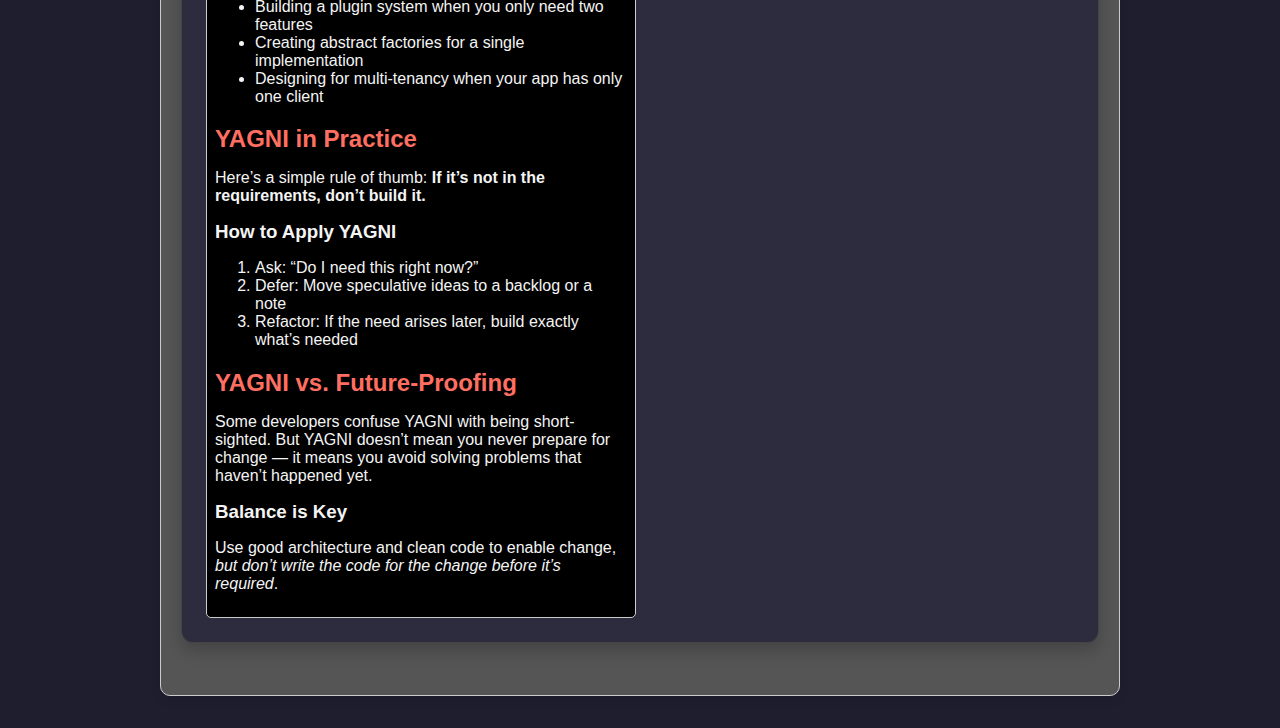
<file: src/examples/visitor/index.html>
<!DOCTYPE html>
<html lang="fr">

<head>
    <meta charset="UTF-8">
    <meta name="viewport" content="width=device-width, initial-scale=1.0">
    <title>Exercices de Code</title>
    <link rel="stylesheet" href="../assets/prism/prism.css">

    <link rel="stylesheet" href="../../styles.css">
    <link rel="stylesheet" href="../assets/styles.css">
    <link rel="stylesheet" href="./styles.css">
</head>
<body>

<div class="container">
    <h2>Visitor</h2>
    <div class="tabs">
        <div class="tab-buttons">
            <button class="tab-button active" data-tab="tab1">Demo</button>
            <button class="tab-button" data-tab="tab2">Source code</button>
        </div>
        <div class="tab-panels">
            <div class="tab-panel active content" id="tab1">
                <p>

                </p>
                <div id="demo">
                    <div class="panel">
                        <h3>Content</h3>
                        <div style="display: flex; flex-direction: column">
                            <textarea id="content" rows="20"></textarea>

                            <div class="triggers">
                                <button id="toc-trigger">Table of contents</button>
                                <button id="nodes-trigger">View nodes</button>
                            </div>
                        </div>

                        <div id="preview-container">
                            <h3>Preview</h3>
                            <div id="preview"></div>
                        </div>
                    </div>
                    <div class="panel">
                        <h3>Table of contents</h3>
                        <div id="toc"></div>
                    </div>
                </div>
                <div>

                </div>
            </div>
            <div class="tab-panel content" id="tab2">
                <pre><code class="language-js" id="code"></code></pre>
            </div>
        </div>
    </div>
</div>






<script src="../assets/prism/prism.js"></script>
<script src="../assets/ux.js"></script>
<script src="app.js"></script>
<script>
    document.addEventListener('DOMContentLoaded', async() => {
        await fetch('app.js')
            .then(response => response.text())
            .then(data => {
                document.getElementById('code').textContent = data;
                Prism.highlightAll();
            });
    });
</script>

</body>
</html>
</file>
<file: src/styles.css>
:root {
  --bg: #1e1e2f;
  --card: #2c2c3e;
  --text: #f4f4f4;
  --accent: #ff6f61;
  --border: #444;
  --mono: 'Fira Code', monospace;
}


body {
  font-family: 'Segoe UI', sans-serif;
  background-color: #333;
  margin: 20px;
  /* overflow:hidden */
}

h1 {
  text-align: center;
  color: #fff;
  font-size: 1.8rem;
  margin-bottom: 20px;
}


a {
  color: var(--accent);
  text-decoration: none;
}

.popup-overlay {
  position: fixed;
  top: 0;
  left: 0;
  width: 100%;
  height: 100%;
  background-color: rgba(0, 0, 0, 0.5);
  backdrop-filter: blur(5px);
  display: none;
  justify-content: center;
  align-items: center;
  z-index: 999;
  animation: fadeIn 0.3s ease;
}

.popup {
  background-color: #2228;
  color: #fff;
  padding: 20px;
  border-radius: 12px;
  /* max-width: 500px; */
  width: 90%;
  box-shadow: 0 10px 25px rgba(0, 0, 0, 0.5);
  transform: scale(0.9);
  animation: popupIn 0.3s ease forwards;

  max-height: 90%;
  overflow-y: auto;
}

.popup h2 {
  margin-top: 0;
  font-size: 1.5rem;
}

.popup p {
  margin: 0.5rem 0;
}

.popup-close {
  position: absolute;
  top: 20px;
  right: 30px;
  font-size: 1.5rem;
  color: #fff;
  cursor: pointer;
}

@keyframes fadeIn {
  from { opacity: 0; } to { opacity: 1; }
}

@keyframes popupIn {
  from { transform: scale(0.9); opacity: 0; }
  to { transform: scale(1); opacity: 1; }
}






.super-header-wrapper, .header-wrapper {
  display: grid;
  grid-template-columns: 1fr repeat(8, 1fr);
  max-width: 1260px;
  margin: auto;
  text-align: center;
}

.super-header {
  border-radius: 6px 6px 0 0;
  color: white;
  gap: 6px;
}
.super-header, .header {
  display: grid;
  grid-template-columns: repeat(8, 1fr);
  grid-column: span 8;
  margin-bottom: 0;
  font-size: 1rem;
}
.super-header div {
  background: #222;
  padding: 10px 0;
  border-radius: 6px 6px 0 0;
}

.header {
  text-align: center;
  font-weight: bold;
  gap: 6px;

}

.header div {
  padding: 10px 0;
  background-color: #aaa;
}





.row {
  display: grid;
  grid-template-columns: 1fr repeat(8, 1fr);
  gap: 6px;
  max-width: 1260px;
  margin: 6px auto;
  align-items: stretch;
}
.period-label {
  text-align: right;
  font-weight: bold;
  font-size: 0.85rem;
  color: #fff;
  padding-right: 10px;
  display: flex;
  align-items: center;
  justify-content: flex-end;
}


/* Pattern blocks */
.pattern {
  position: relative;
  border-radius: 12px;
  padding: 10px 6px;
  text-align: center;
  font-size: 2rem;
  font-weight: bold;
  color: #fff;
  cursor: pointer;
  transition: transform 0.15s ease, box-shadow 0.15s ease;
  display: flex;
  flex-direction: column;
  justify-content: center;
  height: 75px;
  box-shadow: 0 2px 6px rgba(0, 0, 0, 0.3);
}

.pattern-name {
  font-size: 1rem;
  font-weight: normal;
  margin-top: 4px;
}

.pattern:hover {
  transform: translateY(-2px) scale(1.03);
  box-shadow: 0 4px 12px rgba(0, 0, 0, 0.4);
  filter: brightness(1.1);
}


.pattern.gof::before {
  position: absolute;
  right: 4px;
  top: 4px;
  content: '⭐';
}

.pattern.risky::after {
  position: absolute;
  left: 4px;
  top: 4px;
  content: '⚠️';
}




.pattern:hover {
  transform: scale(1.05);
  filter: brightness(1.1);
}

/* Couleurs par famille */
.column-1 { background-color: #6C5CE7; }
.column-2 { background-color: #A29BFE; }

.column-3 { background-color: #00B894; }
.column-4 { background-color: #00CEC9; }
.column-5 { background-color: #81ECEC; }

.column-6 { background-color: #E17055; }
.column-7 { background-color: #E84393; }
.column-8 { background-color: #FAB1A0; }


/* ============================================== */


/* Ajoute à la fin de ton CSS existant */

@media screen and (max-width: 764px) {
  body {
    margin: 5px;
    overflow: auto;
  }

  .super-header, .header {
    font-size: 0.5rem;
  }

  .header div {
    writing-mode: vertical-rl;
    display: flex;
    justify-content: center;
    align-items: center;
  }

  .period-label {
    font-size: 0.7rem;
    writing-mode: vertical-rl;
    justify-content: center;
    align-items: flex-start;
    padding-right: 0;
  }

  .pattern {
    font-size: 0.5rem;
    writing-mode: vertical-rl;
  }
}

@media screen and (min-width: 600px) {
  body {
    margin: 5px;
  }

  .super-header, .header {
    font-size: 0.5rem;
  }

  .header div {
    writing-mode: horizontal-tb !important;
    display: flex;
    justify-content: center;
    align-items: center;
  }

  .period-label {
    font-size: 0.7rem;
    writing-mode: vertical-rl !important;
    justify-content: center;
    align-items: flex-start;
    padding-right: 0;
  }

  .pattern {
    font-size: 0.5rem;
    writing-mode: horizontal-tb !important;
  }
}

/* Styles pour la légende */
.legend {
  background-color: rgba(44, 44, 62, 0.8);
  color: #fff;
  padding: 15px 20px;
  border-radius: 10px;
  max-width: 600px;
  margin: 20px auto;
  box-shadow: 0 4px 12px rgba(0, 0, 0, 0.3);
}

.legend h3 {
  margin-top: 0;
  margin-bottom: 12px;
  color: var(--accent);
  font-size: 1.2rem;
}

.legend ul {
  list-style: none;
  padding: 0;
  margin: 0;
}

.legend li {
  display: flex;
  align-items: center;
  margin-bottom: 8px;
}

.legend-icon {
  font-size: 1.4rem;
  margin-right: 10px;
}

@media screen and (max-width: 764px) {
  .legend {
    font-size: 0.9rem;
    padding: 10px 15px;
  }
  
  .legend h3 {
    font-size: 1rem;
  }
  
  .legend-icon {
    font-size: 1.2rem;
  }
}
</file>
<file: src/examples/assets/prism/prism.css>
/* PrismJS 1.30.0
https://prismjs.com/download.html#themes=prism-tomorrow&languages=markup+css+clike+javascript */
code[class*=language-],pre[class*=language-]{color:#ccc;background:0 0;font-family:Consolas,Monaco,'Andale Mono','Ubuntu Mono',monospace;font-size:1em;text-align:left;white-space:pre;word-spacing:normal;word-break:normal;word-wrap:normal;line-height:1.5;-moz-tab-size:4;-o-tab-size:4;tab-size:4;-webkit-hyphens:none;-moz-hyphens:none;-ms-hyphens:none;hyphens:none}pre[class*=language-]{padding:1em;margin:.5em 0;overflow:auto}:not(pre)>code[class*=language-],pre[class*=language-]{background:#2d2d2d}:not(pre)>code[class*=language-]{padding:.1em;border-radius:.3em;white-space:normal}.token.block-comment,.token.cdata,.token.comment,.token.doctype,.token.prolog{color:#999}.token.punctuation{color:#ccc}.token.attr-name,.token.deleted,.token.namespace,.token.tag{color:#e2777a}.token.function-name{color:#6196cc}.token.boolean,.token.function,.token.number{color:#f08d49}.token.class-name,.token.constant,.token.property,.token.symbol{color:#f8c555}.token.atrule,.token.builtin,.token.important,.token.keyword,.token.selector{color:#cc99cd}.token.attr-value,.token.char,.token.regex,.token.string,.token.variable{color:#7ec699}.token.entity,.token.operator,.token.url{color:#67cdcc}.token.bold,.token.important{font-weight:700}.token.italic{font-style:italic}.token.entity{cursor:help}.token.inserted{color:green}
</file>
<file: src/examples/assets/styles.css>
body {
  margin: 0;
  font-family: sans-serif;
  background-color: var(--bg);
  color: var(--text);
  display: flex;
  justify-content: center;
  padding: 2rem;
  overflow: auto;
}

.container {
  max-width: 960px;
  width: 100%;
}

.content {
  background: var(--card);
  border: 1px solid var(--border);
  border-radius: 12px;
  padding: 1.5rem;
  margin-bottom: 2rem;
  box-shadow: 0 8px 16px rgba(0, 0, 0, 0.2);
  transition: transform 0.2s ease;
}

.content:hover {
  transform: translateY(-4px);
}

h2 {
  color: var(--accent);
  margin-bottom: 1rem;
}

h3 {
  margin-top: 0;
  margin-bottom: 4px;
}

fieldset {
  border: 1px solid var(--border);
  border-radius: 5px;
  padding: 1rem;
  margin-bottom: 1rem;
  display: flex;
  flex-direction: column;
  gap: 1rem;
}

input {
  padding: 8px;
  border: 1px solid var(--border);
  border-radius: 5px;
  background: var(--card);
  color: var(--text);
  font-size: 16px;
  margin-bottom: 1rem;
}

select {
  padding: 8px;
  border: 1px solid var(--border);
  border-radius: 5px;
  background: var(--card);
  color: var(--text);
  font-size: 16px;
  margin-bottom: 1rem;
}

label {
  display: flex;
  gap: 8px;
  align-items: baseline;
}



pre {
  background: #1a1a2b;
  padding: 1rem;
  border-radius: 8px;
  overflow-x: auto;
  font-family: var(--mono);
  line-height: 1.5;
  color: #f4f4f4;
}

code {
  font-family: var(--mono);
}

/* ========================================= */


#demo {
  display: flex;
  gap: 8px;
  flex-direction: row;
  align-items: flex-start;
}
.panel {
  flex: 1;
  display: flex;
  flex-direction: column;
  flex-wrap: wrap;
  border: 1px solid #ccc;
  padding: 8px;
  border-radius: 5px;
  background-color: #000;
}


/* ========================================= */

button {
  background: linear-gradient(135deg, #4CAF50, #2E7D32);
  color: white;
  border: none;
  padding: 12px 20px;
  margin: 10px 5px;
  border-radius: 8px;
  font-size: 16px;
  font-weight: bold;
  cursor: pointer;
  transition: all 0.3s ease;
  box-shadow: 0 4px 8px rgba(0,0,0,0.15);
}

button:hover {
  background: linear-gradient(135deg, #66BB6A, #388E3C);
  transform: translateY(-2px);
  box-shadow: 0 6px 12px rgba(0,0,0,0.25);
}

button:active {
  transform: translateY(1px);
  box-shadow: 0 2px 4px rgba(0,0,0,0.2);
}

/* ========================================= */

.tabs {
  margin-top: 30px;
  border: 1px solid #ccc;
  border-radius: 10px;
  overflow: hidden;
  background: #555;
  box-shadow: 0 4px 10px rgba(0,0,0,0.1);
}

.tab-buttons {
  display: flex;
  background: #555;
  border-bottom: 1px solid #ccc;
}

.tab-button {
  flex: 1;
  padding: 12px;
  font-weight: bold;
  background: none;
  border: none;
  cursor: pointer;
  transition: all 0.3s ease;
}

.tab-button:hover {
  background: #e0e0e0;
}

.tab-button.active {
  background: #4CAF50;
  color: white;
}

.tab-panels {
  padding: 20px;
}

.tab-panel {
  display: none;
}

.tab-panel.active {
  display: block;
}
</file>
<file: src/examples/adapter/styles.css>
#glass-container {
  width: 100px;
  height: 200px;
  border-radius: 4px 4px 10px 10px;
  border: 2px solid #aaa;
  position: relative;
  background: #fff3;
}
.glass {
  position: absolute;
  bottom: 0;
  height: calc(100% - 30px);
  width: 100%;
}

.columns {
  display: flex;
  justify-content: space-around;
  gap: 2rem;
  margin-bottom: 2rem;
}

ul {
  list-style: none;
  padding-left: 0;
}
</file>
<file: src/examples/builder/styles.css>
#ingredients {
  display: flex;
  flex-wrap: wrap;
  gap: 8px;
}

#base {
  display: flex;
  gap: 8px;
}

.base input,
.ingredient input {
  display: none;
}

.base span,
.ingredient span {
  padding: 8px;
  border: 1px solid #ccc;
  border-radius: 5px;
  cursor: pointer;
  background-color: #888;
}

.base input:checked + span,
.ingredient input:checked + span {
  background-color: #f44336;
  color: white;
}

#pizza {
  display: flex;
  gap: 8px;
  flex-direction: column;
}
#pizza .ingredient {
  padding: 4px;
  border: 1px solid #ccc;
  border-radius: 5px;
  background-color: #0a08;
  text-align: center;
}


#loading {
  display: none;
}

/* ========================================= */

.loader {
  display: inline-block;
  text-align: center;
  margin-left: 10px;
}

.loader span {
  display: inline-block;
  width: 8px;
  height: 8px;
  margin: 0 2px;
  background-color: #383;
  border-radius: 50%;
  animation: bounce 0.8s infinite ease-in-out both;
}

.loader span:nth-child(2) {
  animation-delay: 0.2s;
}
.loader span:nth-child(3) {
  animation-delay: 0.4s;
}

@keyframes bounce {
  0%, 80%, 100% {
      transform: scale(0);
      opacity: 0.5;
  }
  40% {
      transform: scale(1);
      opacity: 1;
  }
}
/* ======================================= */

#pizza-illustration {
  display: none;
  position: relative;
  width: 300px;
  height: 300px;
  border-radius: 50%;
  background: #895406;
  box-shadow: inset 0 0 10px #b86f3c;
  margin: 40px auto;
  overflow: hidden;
}

.pizza__base {
  position: absolute;
  top: 10%;
  left: 10%;
  width: 80%;
  height: 80%;
  border-radius: 50%;
  border: solid 2px #0008;
  z-index: 1;

  display: flex;
  justify-content: center;
  align-items: center;
}

.pizza__base--tomato {
  background: #d7372f;
}

.pizza__base--cream {
  background: #f1e394;
}
</file>
<file: src/examples/composite/styles.css>
.beer::before {
  content: "🍺";
}

.category::before {
  content: "📦";
}

.tree li {
  list-style-type: none;
}

.tree {
  margin: 0;
  padding: 0;
}
</file>
<file: src/examples/decorator/styles.css>
.task {
  background-color: #aaa8;
  border: 1px solid #ddd;
  padding: 10px;
  margin: 10px;
}


.task h3::before {
  margin-right: 5px;
}

.task.category-work h3::before {
  content: "🔨";
}

.task.category-home h3::before {
  content: "🏠";
}

.task.category-personal h3::before {
  content: "🎉";
}

.task.category-other h3::before {
  content: "📌";
}
</file>
<file: src/examples/iterator/styles.css>
.container {
  max-width: 600px;
  margin: 2rem auto;
  text-align: center;
  font-family: sans-serif;
}

.controls {
  margin-bottom: 1rem;
  display: flex;
  gap: 1rem;
  justify-content: center;
}

button {
  padding: 0.5em 1em;
  font-weight: bold;
  border: none;
  color: white;
  border-radius: 5px;
  cursor: pointer;
}
button:hover {
  background: #0056b3;
}

.matrix {
  display: flex;
  flex-wrap: wrap;
  gap: 2px;
}

.cell {
  width: 40px;
  height: 40px;
  background: #f0f0f0;
  border: 1px solid #ccc;
  transition: background-color 0.2s ease;
}

.cell.active {
  background: #4caf50;
}
</file>
<file: src/examples/multiton/styles.css>
#ministries {
  display: flex;
  flex-wrap: wrap;
  gap: 8px;
}

button.ministry {
  background: #f44336;
  color: white;
  border: none;
  padding: 8px 16px;
  text-align: center;
  text-decoration: none;
  display: inline-block;
  font-size: 16px;
  border-radius: 5px;
  cursor: pointer;
  transition: all 0.3s ease;
  height: 100px;
  width: 100px;
  font-size: 14px;
  display: flex;
  flex-direction: column;
}
</file>
<file: src/examples/observer/styles.css>
.observer {
  display: flex;
  align-items: baseline;
}

.observer-event.increment::before {
  content: '➕';
}
.observer-event.decrement::before {
  content: '➖';
}
.observer-event.change::before {
  content: '🔄';
}

#container-container {
  display: flex;
  justify-content: center;
}


#counter {
  display: flex;
  width: 100px;
  height: 100px;
  align-items: center;
  justify-content: center;
  padding: 8px;
  border: 1px solid #ccc;
  border-radius: 4px;
  font-size: 24px;
  background-color: #888;
}

#buttons-container {
  display: flex;
  gap: 8px;
}

#buttons-container button {
  flex: 1;
  background: var(--accent);
}

.log-entry {
  padding: 2px 4px;
  border-radius: 4px;
  margin: 2px;
  border: 1px solid #ccc;
}


.log-event.change::before {
  content: '🔄';
}
.log-event.increment::before {
  content: '➕';
}
.log-event.decrement::before {
  content: '➖';
}
</file>
<file: src/examples/proxy/styles.css>
#container-container{
  display: flex;
  justify-content: center;
  align-items: center;
}

#counter {
  position: relative;
  display: flex;
  width: 100px;
  height: 100px;
  align-items: center;
  justify-content: center;
  padding: 8px;
  border: 1px solid #ccc;
  border-radius: 4px;
  font-size: 24px;
  background-color: #888;
}


#counter.disabled {
  background: #888 !important;
}

#counter.disabled::before {
  position: absolute;
  top: 4px;
  left: 4px;
  content: '🔒';
}



#counter.even {
  background: #0ff;
}

#counter.odd {
  background: #f0f;
}
</file>
<file: src/examples/strategy/styles.css>
.cards {
  display: flex;
  flex-wrap: wrap;
  gap: 8px;
}

.card {
  display: flex;
  flex-direction: column;
  gap: 8px;
  padding: 8px;
  border: 1px solid #ccc;
  border-radius: 4px;
  width: 180px;
  background-color: #444;
}

.card-image {
  width: 100%;
  height: 200px;
  object-fit: cover;
  background-size: cover;
}

.table img {
  max-width: 100px;
  max-height: 100px
}

.table td {
  padding: 8px;
  border: 1px solid #ccc;
}
</file>
<file: src/examples/visitor/styles.css>
.triggers {
  display: flex;
  gap: 8px;
}

.triggers button {
  flex: 1;
}

#preview-container {
  margin-top: 1rem;
}

.toc-H1 {
  font-weight: bold;
}

.toc-H2 {
  margin-left: 1rem;
}

.toc-H3 {
  margin-left: 2rem;
}

.toc-H4 {
  margin-left: 3rem;
}


.block {
  border: 1px solid #f0f;
  margin: 4px;
}

.block .block-content {

}
</file>
